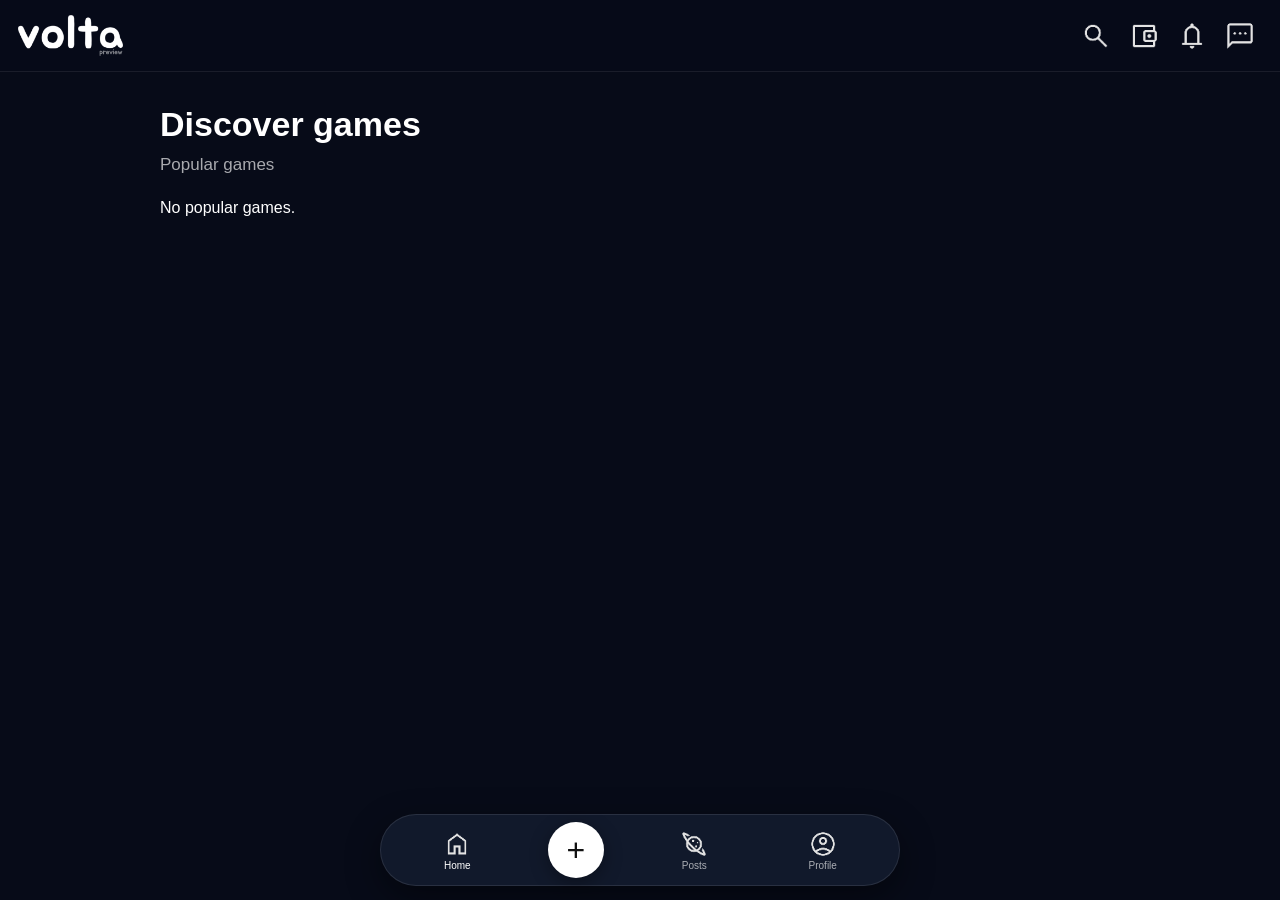
<file: index.html>
<!DOCTYPE html>
<html lang="en">
<head>
    <meta http-equiv="refresh" content="0; url=home.html">
    <meta charset="UTF-8">
    <meta name="viewport" content="width=device-width, initial-scale=1.0">
    <title>Volta</title>
    <link rel="stylesheet" href="./style.css">
</head>

<body>

    <main class="login-container">
        <img src="/images/voltalogo.png" alt="Volta" class="volta-logo">

        <h1>welcome</h1>

        <p class="description">
            play or create games on volta, draw NFT or assets.
        </p>

        <div class="buttons">
            <button
                type="button"
                class="create-button"
                onclick="openCreateUser()">
                Create user
            </button>

            <button
                type="button"
                class="login-button">
                Log in
            </button>
        </div>

        <p class="terms">
            if signing up
            <a href="#">Terms of Service</a>
            or
            <a href="privacy-policy.html">Privacy Policy</a>,
            on accept.
        </p>
    </main>


    <!-- Create User Modal -->
    <div
        id="createUserDialog"
        class="dialog-overlay"
        aria-hidden="true">

        <section
            class="create-user-dialog"
            role="dialog"
            aria-modal="true"
            aria-labelledby="createUserTitle">

            <button
                type="button"
                class="dialog-close"
                aria-label="Close"
                onclick="closeCreateUser()">
                ×
            </button>

            <h2 id="createUserTitle">
                Create with user
            </h2>

            <input
                id="usernameInput"
                type="text"
                class="username-input"
                placeholder="Write username"
                maxlength="30"
                autocomplete="username">

            <div id="createUserModal" class="modal hidden">
    <div class="modal-content">
        <button class="close-button" onclick="closeCreateUser()">×</button>
            
            <button
                type="button"
                class="dialog-done"
                onclick="window.location.href='gender.html'">
                Done
            </button>

        <script>
        function saveUser() {
    const username = document.getElementById("username").value.trim();

    if (!username) {
        alert("Please write a username!");
        return;
    }

    localStorage.setItem("voltaUsername", username);
    window.location.href = "home.html";
    }

        </section>
    </div>


    <script>
        const dialog = document.getElementById("createUserDialog");
        const usernameInput = document.getElementById("usernameInput");

        function openCreateUser() {
            dialog.classList.add("show");
            dialog.setAttribute("aria-hidden", "false");

            setTimeout(() => {
                usernameInput.focus();
            }, 100);
        }

        function closeCreateUser() {
            dialog.classList.remove("show");
            dialog.setAttribute("aria-hidden", "true");
        }

        function createUser() {
            const username = usernameInput.value.trim();

            if (!username) {
                usernameInput.focus();
                return;
            }

            alert("User created: " + username);
        }

        // Close when clicking outside the dialog
        dialog.addEventListener("click", function(event) {
            if (event.target === dialog) {
                closeCreateUser();
            }
        });

        // Close with Escape
        document.addEventListener("keydown", function(event) {
            if (event.key === "Escape" && dialog.classList.contains("show")) {
                closeCreateUser();
            }
        });
    </script>

</body>
</html>
</file>
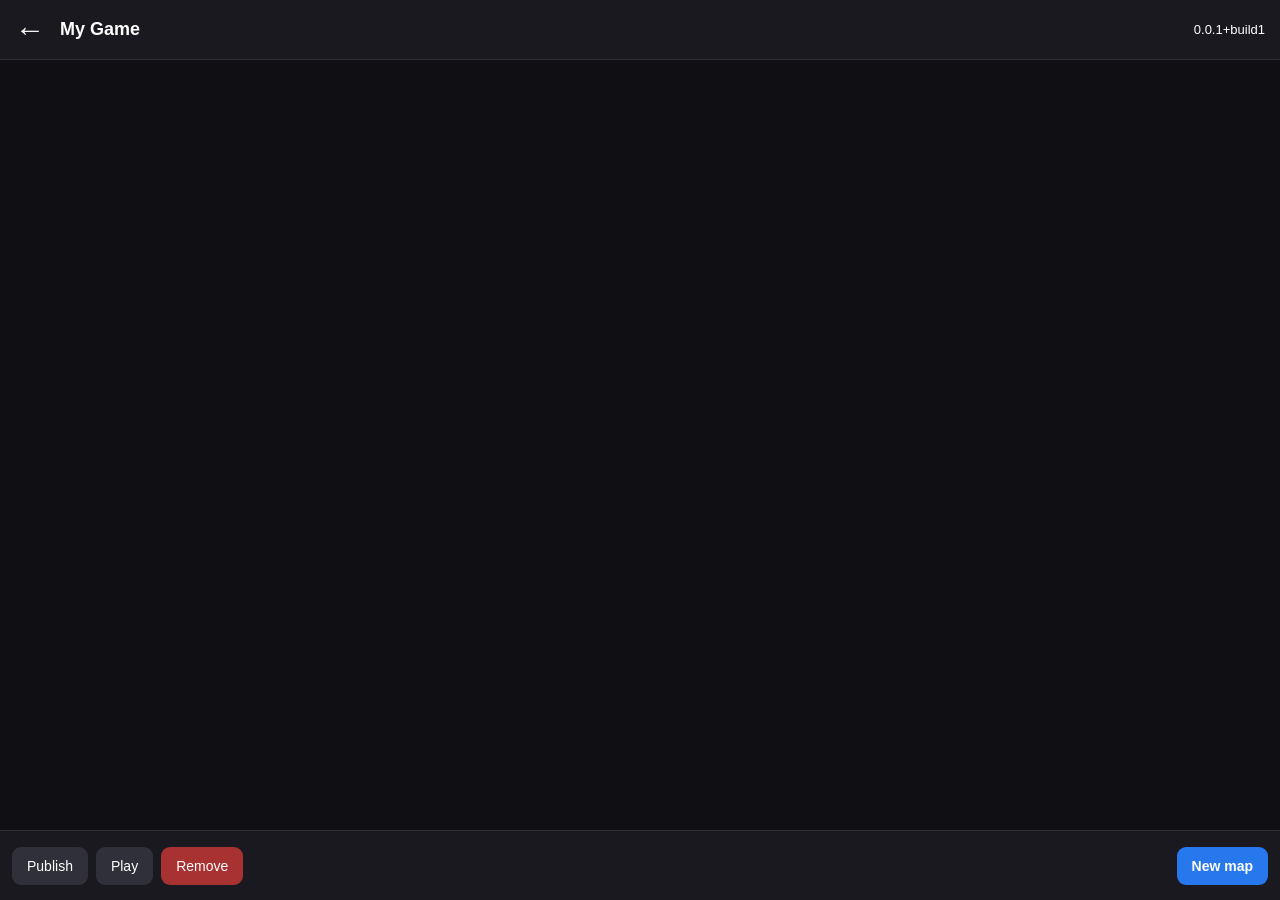
<file: game_editor.html>
<!DOCTYPE html>
<html lang="en">
<head>
    <meta charset="UTF-8">
    <meta name="viewport" content="width=device-width, initial-scale=1.0">
    <title>Volta Game Editor</title>
    <link rel="stylesheet" href="game_editor.css">
</head>
<body>

    <header class="editor-header">
        <button class="back-button" onclick="history.back()" aria-label="Back">
            &#8592;
        </button>

        <h2 id="gameTitle">My Game</h2>

        <span class="version">0.0.1+build1</span>
    </header>

    <main class="editor-workspace">
        <!-- Game editing workspace -->
    </main>

    <footer class="editor-toolbar">
        <div class="left-buttons">
            <button onclick="publishGame()">Publish</button>
            <button onclick="playGame()">Play</button>
            <button class="remove-button" onclick="removeGame()">Remove</button>
        </div>

        <button class="new-map-button" onclick="newMap()">New map</button>
    </footer>

    <!-- New Map Modal -->
<div id="newMapModal" class="new-map-overlay">
    <div class="new-map-window">

        <div class="new-map-header">
            <h2>New map</h2>
            <button class="close-map" onclick="closeNewMap()">×</button>
        </div>

        <div class="map-types">
            <button class="map-type active"
                    onclick="selectMapType('Platformer', this)">
                Platformer
            </button>

            <button class="map-type"
                    onclick="selectMapType('RPG', this)">
                RPG
            </button>
        </div>

        <form id="newMapForm" onsubmit="createNewMap(event)">

            <label for="mapName">Map name</label>
            <input
                type="text"
                id="mapName"
                placeholder="Write map name"
                required
            >

            <label>Map size</label>

            <div class="map-size">
                <div>
                    <small>Width</small>
                    <input type="number" id="mapWidth" value="32" min="1">
                    <span>px</span>
                </div>

                <div>
                    <small>Height</small>
                    <input type="number" id="mapHeight" value="32" min="1">
                    <span>px</span>
                </div>
            </div>

            <label for="mapBackground">Background color</label>

            <div class="background-color">
                <input
                    type="color"
                    id="mapBackground"
                    value="#87CEEB"
                >
                <span id="colorValue">#87CEEB</span>
            </div>

            <button type="submit" class="create-map-button">
                Create map
            </button>

        </form>
    </div>
</div>

Replace your old "newMap()" function with:

<script>
let selectedMapType = "Platformer";

function newMap() {
    document.getElementById("newMapModal").classList.add("visible");
}

function closeNewMap() {
    document.getElementById("newMapModal").classList.remove("visible");
}

function selectMapType(type, button) {
    selectedMapType = type;

    document.querySelectorAll(".map-type").forEach(item => {
        item.classList.remove("active");
    });

    button.classList.add("active");
}

const colorInput = document.getElementById("mapBackground");

colorInput.addEventListener("input", function() {
    document.getElementById("colorValue").textContent =
        this.value.toUpperCase();
});

function createNewMap(event) {
    event.preventDefault();

    const mapName = document.getElementById("mapName").value.trim();
    const width = Number(document.getElementById("mapWidth").value);
    const height = Number(document.getElementById("mapHeight").value);
    const background = document.getElementById("mapBackground").value;

    if (!mapName || width < 1 || height < 1 ||
        !Number.isInteger(width) || !Number.isInteger(height)) {
        alert("Please enter a valid map name and map size.");
        return;
    }

    const map = {
        name: mapName,
        type: selectedMapType,
        width: width,
        height: height,
        background: background
    };

    const maps = JSON.parse(
        localStorage.getItem("voltaMaps") || "[]"
    );

    maps.push(map);

    localStorage.setItem("voltaMaps", JSON.stringify(maps));
    localStorage.setItem("currentVoltaMap", JSON.stringify(map));

    closeNewMap();

    alert("Map created: " + mapName);
}
</script>

    <script>
        const gameName = localStorage.getItem("voltaGameName") || "My Game";
        document.getElementById("gameTitle").textContent = gameName;

        function publishGame() {
            alert("Publish game coming soon!");
        }

        function playGame() {
            alert("Play game coming soon!");
        }

        function removeGame() {
            if (confirm("Remove this game?")) {
                localStorage.removeItem("voltaGameName");
                window.location.href = "home.html";
            }
        }

        // function newMap() {
          //  alert("New map coming soon!");
       // }
    </script>

</body>
</html>
</file>
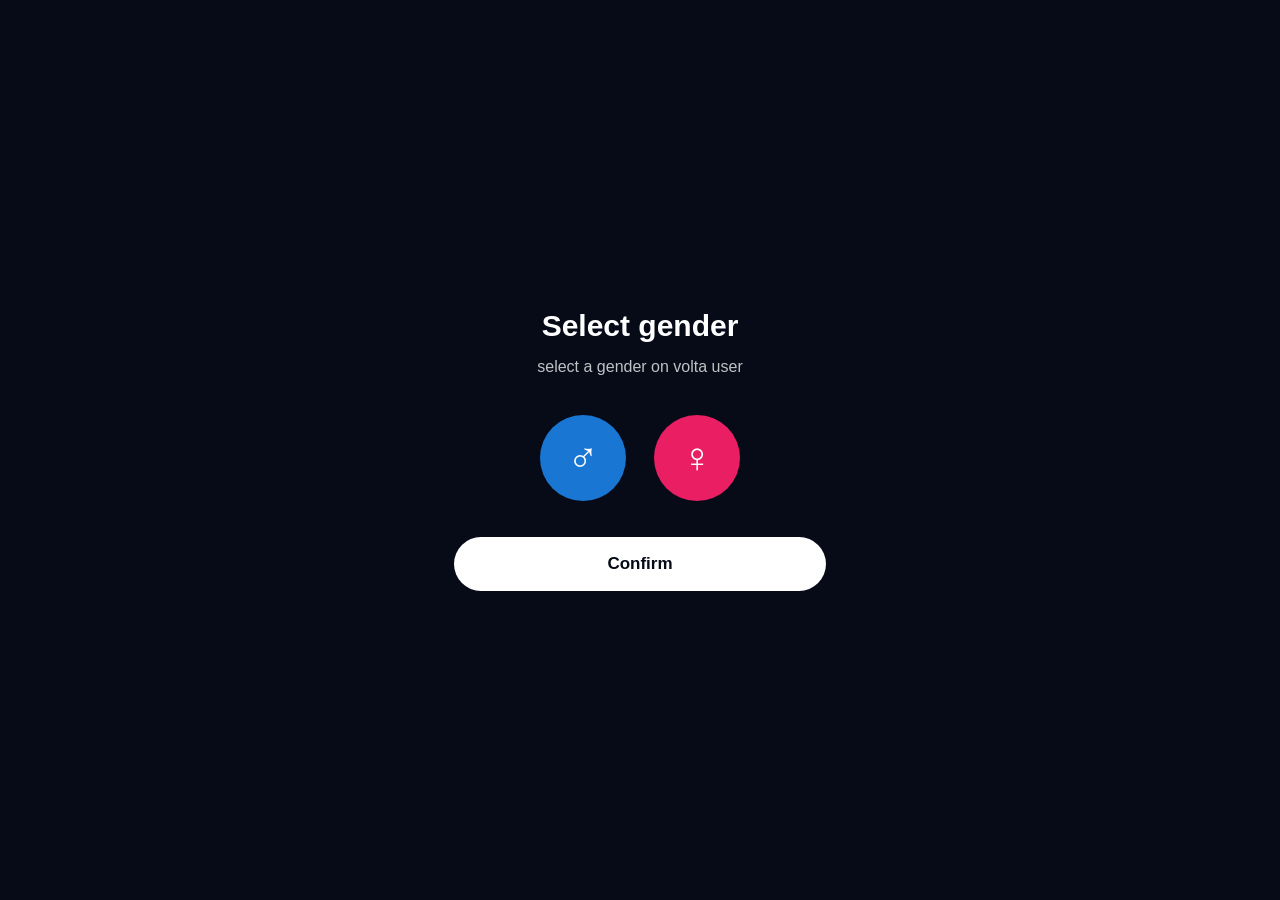
<file: gender.html>
<!DOCTYPE html>
<html lang="en">
<head>
    <meta charset="UTF-8">
    <meta name="viewport" content="width=device-width, initial-scale=1.0">
    <title>Select Gender - Volta</title>
    <link rel="stylesheet" href="gender.css">
</head>

<body>

    <main class="gender-container">

        <h1>Select gender</h1>

        <p class="description">
            select a gender on volta user
        </p>

        <div class="gender-options">

            <button
                type="button"
                class="gender-button male"
                onclick="selectGender('male')"
                aria-label="Male">
                <span class="gender-icon">♂</span>
            </button>

            <button
                type="button"
                class="gender-button female"
                onclick="selectGender('female')"
                aria-label="Female">
                <span class="gender-icon">♀</span>
            </button>

        </div>

        <button
            type="button"
            class="confirm-button"
            onclick="confirmGender()">
            Confirm
        </button>

    </main>

    <script>
        let selectedGender = null;

        function selectGender(gender) {
            selectedGender = gender;

            document.querySelectorAll(".gender-button").forEach(button => {
                button.classList.remove("selected");
            });

            document
                .querySelector("." + gender)
                .classList.add("selected");
        }

        function confirmGender() {
            if (!selectedGender) {
                return;
            }

            localStorage.setItem("voltaGender", selectedGender);

            // Continue to the next Volta page.
            window.location.href = "home.html";
        }
    </script>

</body>
</html>
</file>
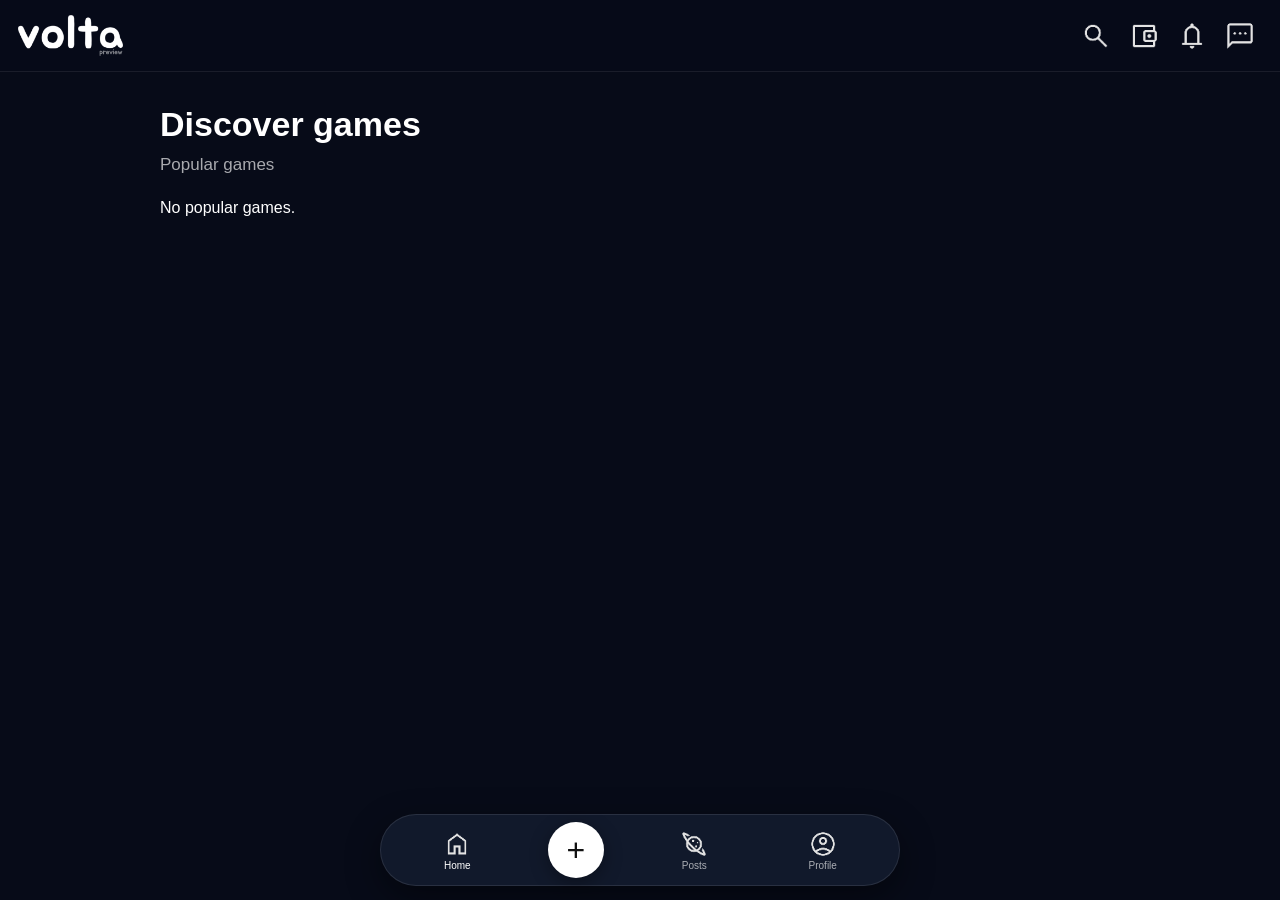
<file: home.html>
<!DOCTYPE html>
<html lang="en">
<head>
    <meta charset="UTF-8">
    <meta name="viewport" content="width=device-width, initial-scale=1.0">
    <title>Volta Home</title>
    <link rel="stylesheet" href="./home.css">
</head>

<body>

    <!-- Top bar -->
    <header class="top-bar">

        <img
            src="/images/voltalogo.png"
            alt="Volta"
            class="volta-logo">

        <div class="top-actions">

            <button class="top-icon" aria-label="Search">
                <img src="/images/search_40dp_E3E3E3_FILL0_wght400_GRAD0_opsz40.png"
                     alt="Search">
            </button>

            <button class="top-icon" aria-label="Wallet">
                <img src="/images/account_balance_wallet_40dp_E3E3E3_FILL0_wght400_GRAD0_opsz40.png"
                     alt="Wallet">
            </button>

            <button class="top-icon" aria-label="Notifications">
                <img src="/images/notifications_40dp_E3E3E3_FILL0_wght400_GRAD0_opsz40.png"
                     alt="Notifications">
            </button>

            <button class="top-icon" aria-label="Chat">
                <img src="/images/sms_40dp_E3E3E3_FILL0_wght400_GRAD0_opsz40.png"
                     alt="Chat">
            </button>

        </div>

    </header>


    <!-- Main content -->
    <main class="home-content">

        <section class="discover">

            <h1>Discover games</h1>

            <p class="section-description">
                Popular games
            </p>

            <div class="empty-games">
                
                <p>No popular games.</p>

            </div>
            
            </section>


    <!-- Bottom navigation -->
    <nav class="bottom-nav">

        <button class="nav-button active" aria-label="Home">
            <img
                src="/images/home_40dp_E3E3E3_FILL0_wght400_GRAD0_opsz40.png"
                alt="Home">
            <small>Home</small>
        </button>

        <button class="create-nav-button" aria-label="Create">
            +
        </button>

        <button class="nav-button" aria-label="Posts">
            <img
                src="/images/planet_40dp_E3E3E3_FILL0_wght400_GRAD0_opsz40.png"
                alt="Posts">
            <small>Posts</small>
        </button>

        <button class="nav-button" onclick="window.location.href='profile.html'">
            <img
                src="/images/account_circle_40dp_E3E3E3_FILL0_wght400_GRAD0_opsz40.png"
                alt="Profile">
            <small>Profile</small>
        </button>

    </nav>

        <!-- Create Menu Overlay -->
<div id="createOverlay" class="create-overlay">
    <section class="create-panel" role="dialog" aria-modal="true"
             aria-labelledby="createTitle">

        <button class="create-close" onclick="closeCreateMenu()"
                aria-label="Close">&times;</button>

        <h2 id="createTitle">Create</h2>

        <!-- Create Menu Tabs -->
        <div class="create-tabs">
            <button class="create-tab active"
                    onclick="showCreateSection('games', this)">
                Games
            </button>

            <button class="create-tab"
                    onclick="showCreateSection('post', this)">
                Post
            </button>
        </div>

        <!-- GAMES -->
        <div id="gamesSection" class="create-section">
        <input
        type="text"
        id="gameName"
        placeholder="Write game name"
        >

        <button type="button" onclick="createGame()">
        Create game
        </button>
        </div>

<script>
function createGame() {
    const gameName = document.getElementById("gameName").value.trim();

    if (gameName === "") {
        alert("Please write a game name!");
        return;
    }

    localStorage.setItem("voltaGameName", gameName);
    window.location.href = "game_editor.html";
}
</script>
}
</script>

        <!-- POST -->
        <form id="postSection" class="create-section hidden"
              onsubmit="publishPost(event)">

            <h3>Create a post</h3>

            <label for="postImage">Select an image</label>
            <input id="postImage" type="file"
                   accept="image/*" required>

            <label for="postTitle">Post title</label>
            <input id="postTitle" type="text"
                   placeholder="Write post title"
                   maxlength="100" required>

            <label for="postDescription">Description</label>
            <textarea id="postDescription"
                      placeholder="Write a description"
                      rows="4" maxlength="2000"
                      required></textarea>

            <button type="submit" class="create-submit">
                Publish post
            </button>
        </form>

        <p id="createMessage" class="create-message"
           role="status"></p>

    </section>
</div>

<script>
    const createOverlay = document.getElementById("createOverlay");

    // Open the Create menu
    document.querySelector(".create-nav-button").addEventListener("click", () => {
        createOverlay.classList.add("visible");
        document.body.classList.add("dialog-open");
    });

    // Close the Create menu
    function closeCreateMenu() {
        createOverlay.classList.remove("visible");
        document.body.classList.remove("dialog-open");
    }

    // Switch between Games, Assets, and Post
    function showCreateSection(section, button) {
        document.querySelectorAll(".create-section").forEach(form => {
            form.classList.add("hidden");
        });

        document.getElementById(section + "Section").classList.remove("hidden");

        document.querySelectorAll(".create-tab").forEach(tab => {
            tab.classList.remove("active");
        });

        button.classList.add("active");

        document.getElementById("createMessage").textContent = "";
    }

    // Demo: validate a game submission
    function publishGame(event) {
        event.preventDefault();

        const name = document.getElementById("gameName").value.trim();
        const template = document.getElementById("gameTemplate").value;

        if (!name || !template) return;

        showMessage(
            'Game "' + name + '" is ready to publish using the ' +
            template + ' template. A publishing backend is required to publish it.'
        );
    }

    // Demo: validate an asset submission
    function publishAsset(event) {
        event.preventDefault();

        const name = document.getElementById("assetName").value.trim();
        const type = document.getElementById("assetType").value;
        const image = document.getElementById("assetImage").files[0];

        if (!name || !type || !image) return;

        showMessage(
            type + ' asset "' + name +
            '" is selected. Connect a backend to save or publish it.'
        );
    }

    // Demo: validate a post submission
    function publishPost(event) {
        event.preventDefault();

        const title = document.getElementById("postTitle").value.trim();
        const description = document.getElementById("postDescription").value.trim();
        const image = document.getElementById("postImage").files[0];

        if (!title || !description || !image) return;

        showMessage(
            'Post "' + title +
            '" is ready. Connect a backend to publish it.'
        );
    }

    function showMessage(message) {
        document.getElementById("createMessage").textContent = message;
    }

    // Close when tapping outside the panel
    createOverlay.addEventListener("click", event => {
        if (event.target === createOverlay) {
            closeCreateMenu();
        }
    });

    // Close with Escape
    document.addEventListener("keydown", event => {
        if (event.key === "Escape") {
            closeCreateMenu();
        }
    });
            </script>
        
</body>
    </html>
</file>
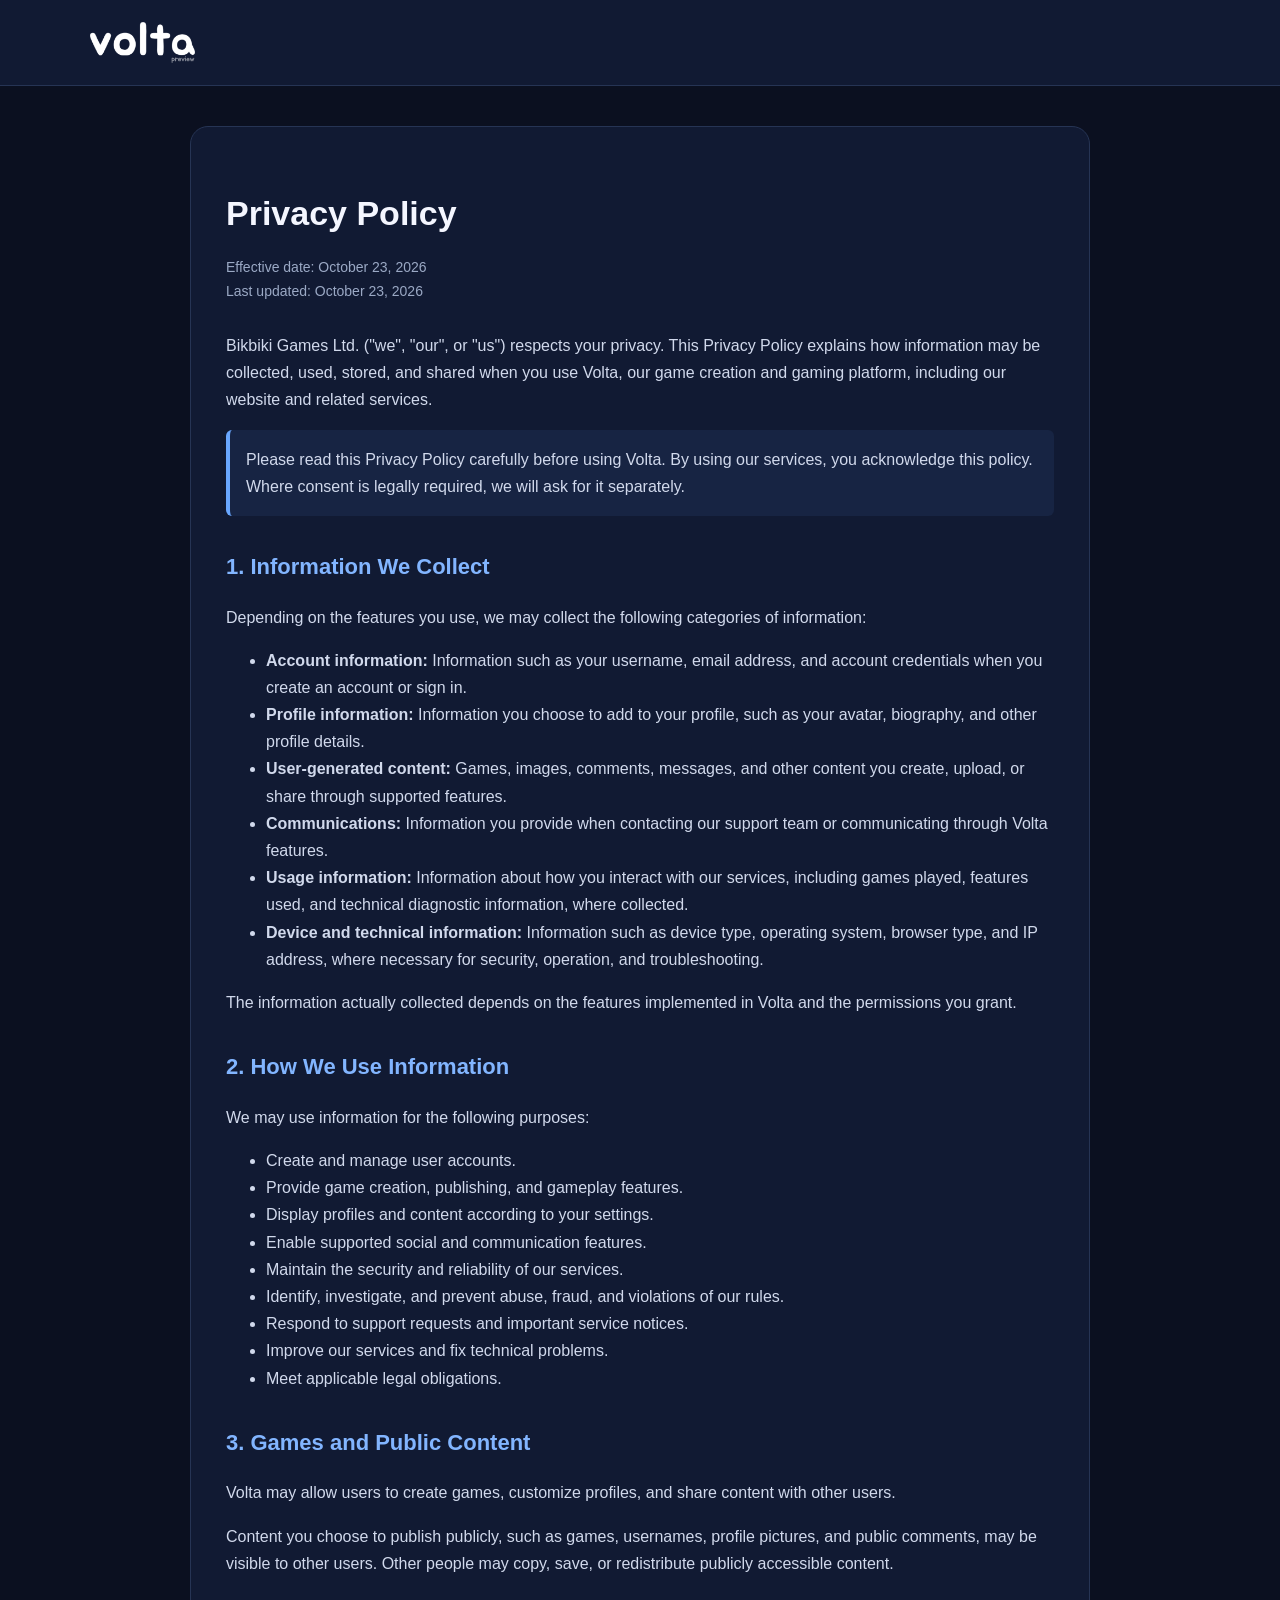
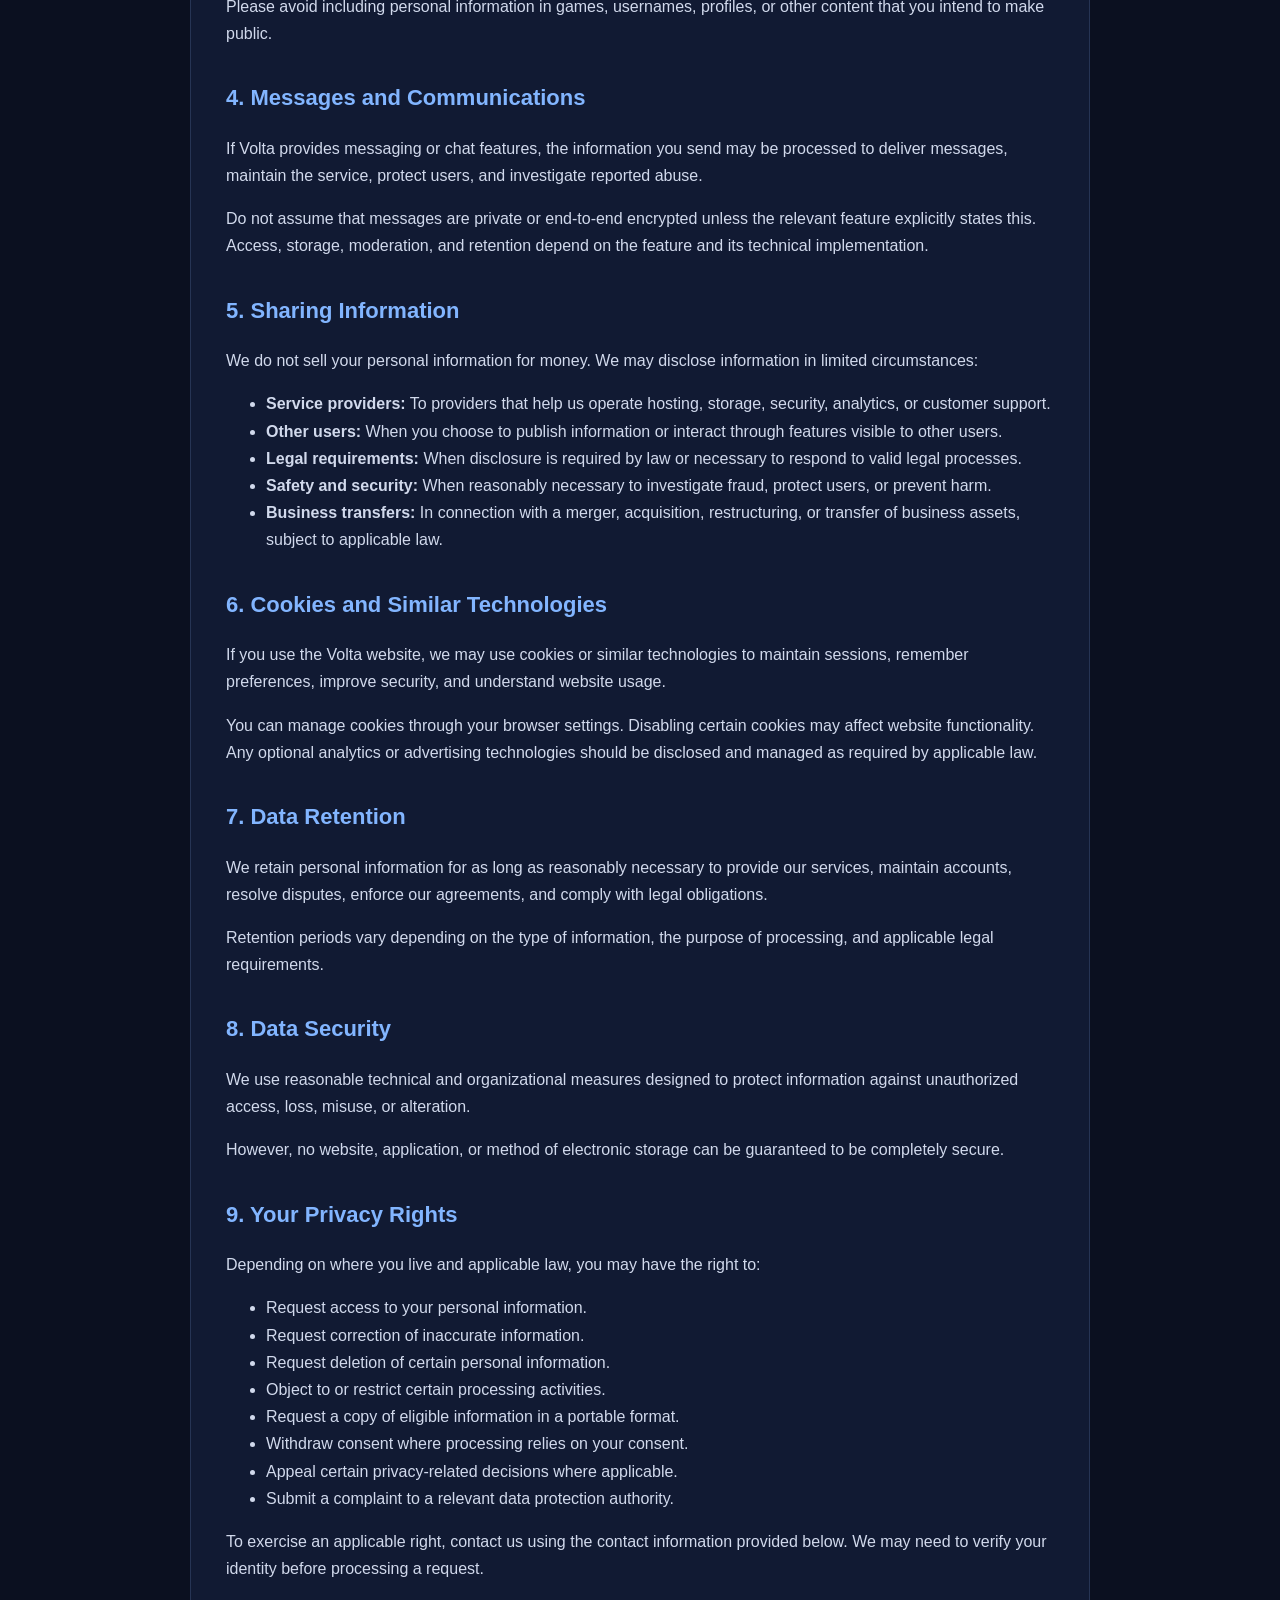
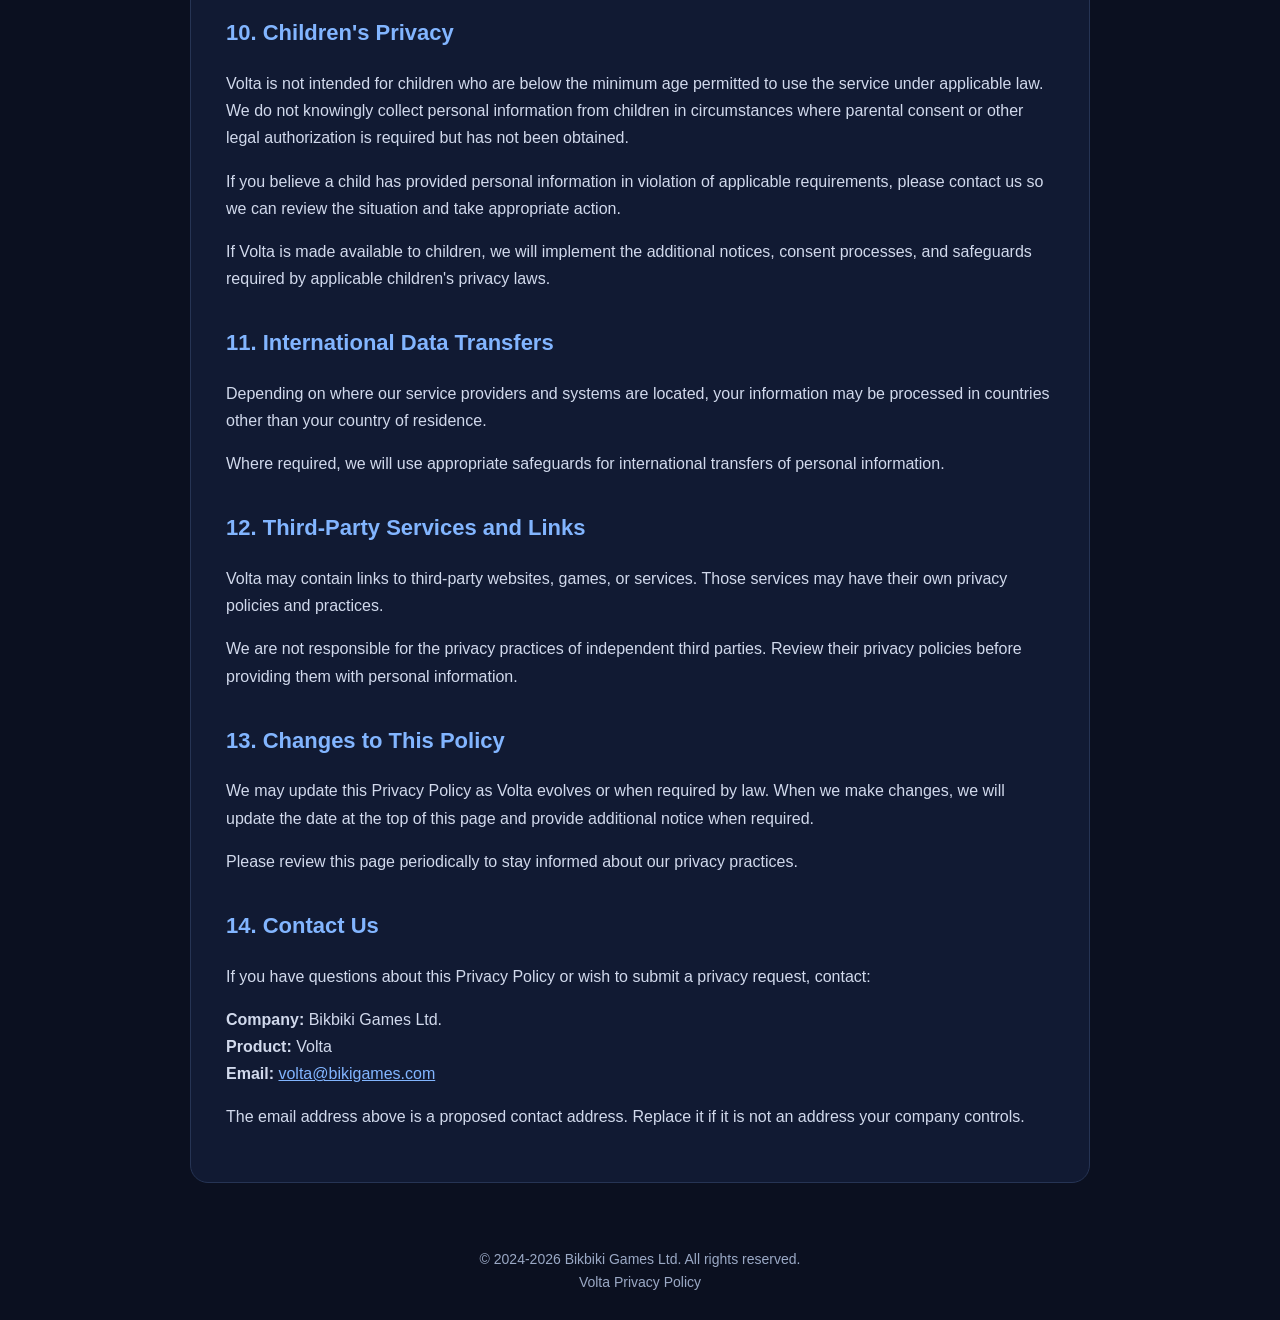
<file: privacy-policy.html>
<!DOCTYPE html>
<html lang="en">
<head>
    <meta charset="UTF-8">
    <meta name="viewport" content="width=device-width, initial-scale=1.0">

    <title>Privacy Policy - Volta</title>

    <meta name="description"
          content="Read the Privacy Policy for Volta, a game creation and gaming platform by Bikbiki Games Ltd.">

    <style>
        * {
            box-sizing: border-box;
        }

        body {
            margin: 0;
            font-family: Arial, Helvetica, sans-serif;
            background: #0b1020;
            color: #f4f6ff;
            line-height: 1.7;
        }

        header {
            padding: 22px 7%;
            background: #111a33;
            border-bottom: 1px solid #263454;
        }

        .volta-logo {
               display: block;

               width: 105px;
               height: auto;

               object-fit: contain;
        }

        .container {
            max-width: 900px;
            margin: 40px auto;
            padding: 35px;
            background: #111a33;
            border: 1px solid #263454;
            border-radius: 18px;
        }

        h1 {
            font-size: 34px;
            margin-bottom: 8px;
        }

        h2 {
            margin-top: 32px;
            color: #82b5ff;
            font-size: 22px;
        }

        p, li {
            color: #d1d9ec;
        }

        a {
            color: #82b5ff;
        }

        .updated {
            color: #9ba9c5;
            font-size: 14px;
            margin-bottom: 28px;
        }

        .notice {
            padding: 16px;
            border-left: 4px solid #69a7ff;
            background: #172443;
            border-radius: 6px;
        }

        footer {
            padding: 25px;
            text-align: center;
            color: #9ba9c5;
            font-size: 14px;
        }

        @media (max-width: 600px) {
            header {
                padding: 18px 5%;
            }

            .container {
                margin: 20px 12px;
                padding: 22px;
            }

            h1 {
                font-size: 28px;
            }

            h2 {
                font-size: 20px;
            }
        }
    </style>
</head>

<body>

<header>
    <a class="logo" href="index.html">
        <img
            src="/images/voltalogo.png"
            alt="Volta"
            class="volta-logo">

        <div class="top-actions">
    </a>
</header>

<main class="container">

    <h1>Privacy Policy</h1>

    <p class="updated">
        Effective date: October 23, 2026
        <br>
        Last updated: October 23, 2026
    </p>

    <p>
        Bikbiki Games Ltd. ("we", "our", or "us") respects your privacy.
        This Privacy Policy explains how information may be collected,
        used, stored, and shared when you use Volta, our game creation
        and gaming platform, including our website and related services.
    </p>

    <p class="notice">
        Please read this Privacy Policy carefully before using Volta.
        By using our services, you acknowledge this policy. Where
        consent is legally required, we will ask for it separately.
    </p>

    <h2>1. Information We Collect</h2>

    <p>Depending on the features you use, we may collect the following categories of information:</p>

    <ul>
        <li>
            <strong>Account information:</strong>
            Information such as your username, email address, and
            account credentials when you create an account or sign in.
        </li>
        <li>
            <strong>Profile information:</strong>
            Information you choose to add to your profile, such as
            your avatar, biography, and other profile details.
        </li>
        <li>
            <strong>User-generated content:</strong>
            Games, images, comments, messages, and other content you
            create, upload, or share through supported features.
        </li>
        <li>
            <strong>Communications:</strong>
            Information you provide when contacting our support team
            or communicating through Volta features.
        </li>
        <li>
            <strong>Usage information:</strong>
            Information about how you interact with our services,
            including games played, features used, and technical
            diagnostic information, where collected.
        </li>
        <li>
            <strong>Device and technical information:</strong>
            Information such as device type, operating system,
            browser type, and IP address, where necessary for security,
            operation, and troubleshooting.
        </li>
    </ul>

    <p>
        The information actually collected depends on the features
        implemented in Volta and the permissions you grant.
    </p>

    <h2>2. How We Use Information</h2>

    <p>We may use information for the following purposes:</p>

    <ul>
        <li>Create and manage user accounts.</li>
        <li>Provide game creation, publishing, and gameplay features.</li>
        <li>Display profiles and content according to your settings.</li>
        <li>Enable supported social and communication features.</li>
        <li>Maintain the security and reliability of our services.</li>
        <li>Identify, investigate, and prevent abuse, fraud, and violations of our rules.</li>
        <li>Respond to support requests and important service notices.</li>
        <li>Improve our services and fix technical problems.</li>
        <li>Meet applicable legal obligations.</li>
    </ul>

    <h2>3. Games and Public Content</h2>

    <p>
        Volta may allow users to create games, customize profiles,
        and share content with other users.
    </p>

    <p>
        Content you choose to publish publicly, such as games,
        usernames, profile pictures, and public comments, may be
        visible to other users. Other people may copy, save, or
        redistribute publicly accessible content.
    </p>

    <p>
        Please avoid including personal information in games,
        usernames, profiles, or other content that you intend
        to make public.
    </p>

    <h2>4. Messages and Communications</h2>

    <p>
        If Volta provides messaging or chat features, the information
        you send may be processed to deliver messages, maintain the
        service, protect users, and investigate reported abuse.
    </p>

    <p>
        Do not assume that messages are private or end-to-end encrypted
        unless the relevant feature explicitly states this. Access,
        storage, moderation, and retention depend on the feature and
        its technical implementation.
    </p>

    <h2>5. Sharing Information</h2>

    <p>
        We do not sell your personal information for money.
        We may disclose information in limited circumstances:
    </p>

    <ul>
        <li>
            <strong>Service providers:</strong>
            To providers that help us operate hosting, storage,
            security, analytics, or customer support.
        </li>
        <li>
            <strong>Other users:</strong>
            When you choose to publish information or interact
            through features visible to other users.
        </li>
        <li>
            <strong>Legal requirements:</strong>
            When disclosure is required by law or necessary to
            respond to valid legal processes.
        </li>
        <li>
            <strong>Safety and security:</strong>
            When reasonably necessary to investigate fraud,
            protect users, or prevent harm.
        </li>
        <li>
            <strong>Business transfers:</strong>
            In connection with a merger, acquisition, restructuring,
            or transfer of business assets, subject to applicable law.
        </li>
    </ul>

    <h2>6. Cookies and Similar Technologies</h2>

    <p>
        If you use the Volta website, we may use cookies or similar
        technologies to maintain sessions, remember preferences,
        improve security, and understand website usage.
    </p>

    <p>
        You can manage cookies through your browser settings.
        Disabling certain cookies may affect website functionality.
        Any optional analytics or advertising technologies should
        be disclosed and managed as required by applicable law.
    </p>

    <h2>7. Data Retention</h2>

    <p>
        We retain personal information for as long as reasonably
        necessary to provide our services, maintain accounts,
        resolve disputes, enforce our agreements, and comply with
        legal obligations.
    </p>

    <p>
        Retention periods vary depending on the type of information,
        the purpose of processing, and applicable legal requirements.
    </p>

    <h2>8. Data Security</h2>

    <p>
        We use reasonable technical and organizational measures
        designed to protect information against unauthorized access,
        loss, misuse, or alteration.
    </p>

    <p>
        However, no website, application, or method of electronic
        storage can be guaranteed to be completely secure.
    </p>

    <h2>9. Your Privacy Rights</h2>

    <p>
        Depending on where you live and applicable law, you may have
        the right to:
    </p>

    <ul>
        <li>Request access to your personal information.</li>
        <li>Request correction of inaccurate information.</li>
        <li>Request deletion of certain personal information.</li>
        <li>Object to or restrict certain processing activities.</li>
        <li>Request a copy of eligible information in a portable format.</li>
        <li>Withdraw consent where processing relies on your consent.</li>
        <li>Appeal certain privacy-related decisions where applicable.</li>
        <li>Submit a complaint to a relevant data protection authority.</li>
    </ul>

    <p>
        To exercise an applicable right, contact us using the
        contact information provided below. We may need to verify
        your identity before processing a request.
    </p>

    <h2>10. Children's Privacy</h2>

    <p>
        Volta is not intended for children who are below the minimum
        age permitted to use the service under applicable law.
        We do not knowingly collect personal information from
        children in circumstances where parental consent or other
        legal authorization is required but has not been obtained.
    </p>

    <p>
        If you believe a child has provided personal information
        in violation of applicable requirements, please contact us
        so we can review the situation and take appropriate action.
    </p>

    <p>
        If Volta is made available to children, we will implement
        the additional notices, consent processes, and safeguards
        required by applicable children's privacy laws.
    </p>

    <h2>11. International Data Transfers</h2>

    <p>
        Depending on where our service providers and systems are
        located, your information may be processed in countries
        other than your country of residence.
    </p>

    <p>
        Where required, we will use appropriate safeguards for
        international transfers of personal information.
    </p>

    <h2>12. Third-Party Services and Links</h2>

    <p>
        Volta may contain links to third-party websites, games,
        or services. Those services may have their own privacy
        policies and practices.
    </p>

    <p>
        We are not responsible for the privacy practices of
        independent third parties. Review their privacy policies
        before providing them with personal information.
    </p>

    <h2>13. Changes to This Policy</h2>

    <p>
        We may update this Privacy Policy as Volta evolves or
        when required by law. When we make changes, we will update
        the date at the top of this page and provide additional
        notice when required.
    </p>

    <p>
        Please review this page periodically to stay informed
        about our privacy practices.
    </p>

    <h2>14. Contact Us</h2>

    <p>
        If you have questions about this Privacy Policy or wish
        to submit a privacy request, contact:
    </p>

    <p>
        <strong>Company:</strong> Bikbiki Games Ltd.<br>
        <strong>Product:</strong> Volta<br>
        <strong>Email:</strong>
        <a href="mailto:volta@bikigames.com">
            volta@bikigames.com
        </a>
    </p>

    <p>
        The email address above is a proposed contact address.
        Replace it if it is not an address your company controls.
    </p>

</main>

<footer>
    &copy; 2024-2026 Bikbiki Games Ltd. All rights reserved.
    <br>
    Volta Privacy Policy
</footer>

</body>
</html>
</file>
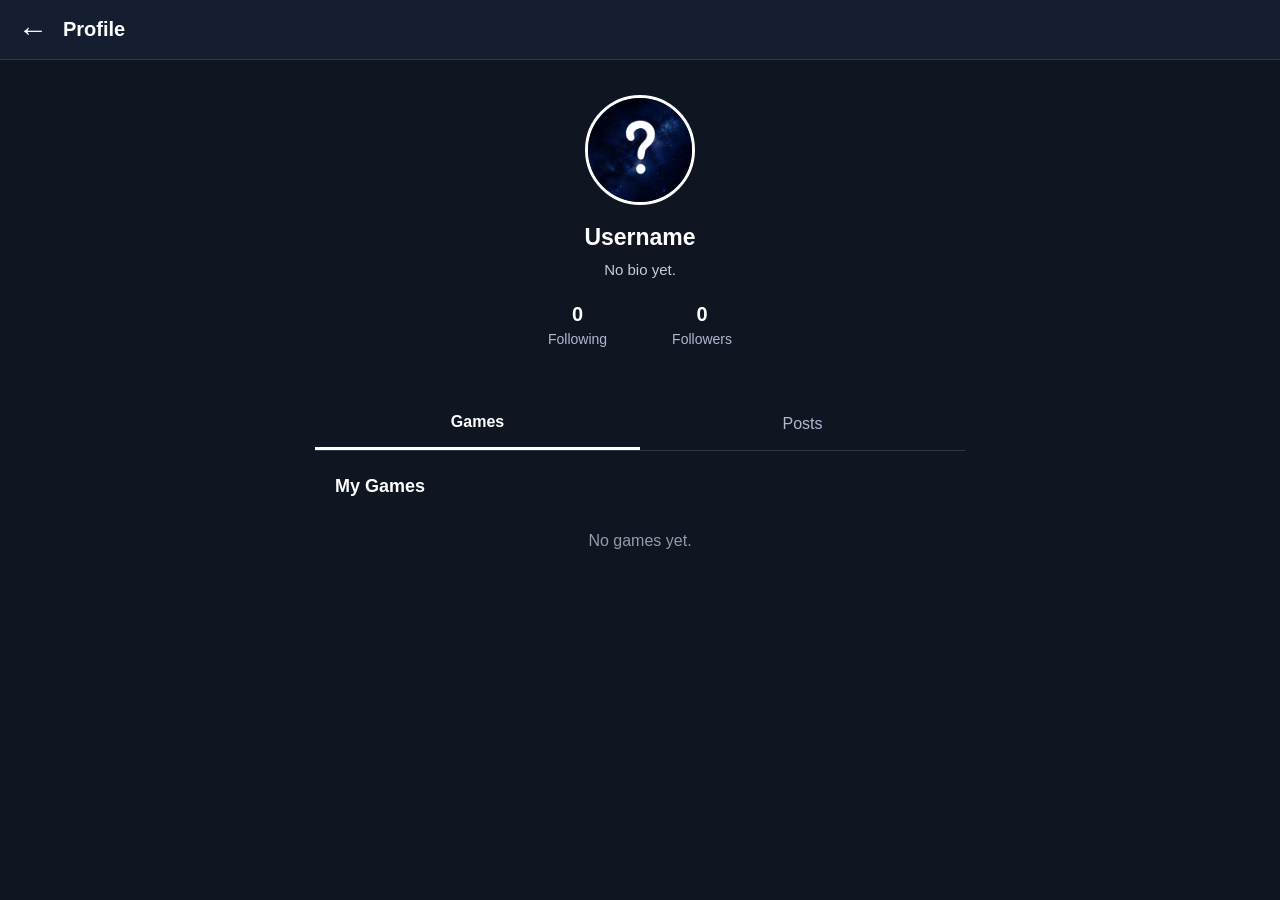
<file: profile.html>
<!DOCTYPE html>
<html lang="en">
<head>
    <meta charset="UTF-8">
    <meta name="viewport" content="width=device-width, initial-scale=1.0">
    <title>Volta Profile</title>
    <link rel="stylesheet" href="./profile.css">
</head>
<body>

    <header class="profile-header">
        <button onclick="history.back()" class="back-button">←</button>
        <h2>Profile</h2>
    </header>

    <main class="profile-container">

        <section class="profile-info">
            <img
                src="images/noprofilepic.png"
                alt="Profile picture"
                class="profile-picture"
            >

            <h2 id="username">Username</h2>

            <p id="bio">No bio yet.</p>

            <div class="profile-stats">
                <div>
                    <strong id="followingCount">0</strong>
                    <span>Following</span>
                </div>

                <div>
                    <strong id="followersCount">0</strong>
                    <span>Followers</span>
                </div>
            </div>
        </section>

        <section class="profile-content">

            <div class="profile-tabs">
                <button class="tab active" onclick="showTab('games', this)">
                    Games
                </button>

                <button class="tab" onclick="showTab('posts', this)">
                    Posts
                </button>
            </div>

            <div id="gamesTab" class="tab-content">
                <h3>My Games</h3>
                <p class="empty-message">No games yet.</p>
            </div>

            <div id="postsTab" class="tab-content hidden">
                <h3>My Posts</h3>
                <p class="empty-message">No posts yet.</p>
            </div>

        </section>

    </main>

    <script>
        // Load profile information
        const username = localStorage.getItem("voltaUsername") || "Username";
        const bio = localStorage.getItem("voltaBio") || "No bio yet.";

        document.getElementById("username").textContent = username;
        document.getElementById("bio").textContent = bio;

        function showTab(tab, button) {
            document.getElementById("gamesTab").classList.add("hidden");
            document.getElementById("postsTab").classList.add("hidden");

            document.getElementById(tab + "Tab").classList.remove("hidden");

            document.querySelectorAll(".tab").forEach(item => {
                item.classList.remove("active");
            });

            button.classList.add("active");
        }
    </script>

</body>
</html>
</file>
<file: style.css>
* {
    box-sizing: border-box;
    margin: 0;
    padding: 0;
}

html,
body {
    width: 100%;
    min-height: 100%;
}

body {
    min-height: 100vh;

    font-family: Arial, Helvetica, sans-serif;
    color: white;

    background-image: url("/images/starryvolta.png");
    background-size: cover;
    background-position: center;
    background-repeat: no-repeat;

    display: flex;
    align-items: center;
    justify-content: center;
}


/* Main login screen */

.login-container {
    width: min(90%, 430px);
    padding: 32px 24px;
    text-align: center;
}

.volta-logo {
    width: 180px;
    max-width: 70%;
    height: auto;
    margin-bottom: 28px;
}

h1 {
    font-size: 30px;
    font-weight: 700;
    line-height: 1.2;
    margin-bottom: 12px;
}

.description {
    font-size: 16px;
    line-height: 1.5;
    opacity: 0.9;
    margin-bottom: 32px;
}


/* Main buttons */

.buttons {
    display: flex;
    flex-direction: column;
    gap: 14px;
    width: 100%;
}

.buttons button {
    width: 100%;
    min-height: 52px;
    border-radius: 28px;
    font-size: 16px;
    font-weight: 600;
    cursor: pointer;
}

.create-button {
    border: none;
    background: white;
    color: #183b9c;
}

.login-button {
    background: transparent;
    color: white;
    border: 2px solid white;
}


/* Terms */

.terms {
    margin-top: 24px;
    font-size: 12px;
    line-height: 1.6;
    opacity: 0.75;
}

.terms a {
    color: white;
    text-decoration: underline;
}


/* ==================================================
   CREATE USER DIALOG
   ================================================== */


/* Full-screen modal background */

.dialog-overlay {
    position: fixed !important;
    inset: 0 !important;

    width: 100vw !important;
    height: 100vh !important;

    display: flex !important;
    align-items: center !important;
    justify-content: center !important;

    padding: 20px;

    background: rgba(0, 0, 0, 0.60);

    opacity: 0;
    visibility: hidden;
    pointer-events: none;

    transition:
        opacity 0.2s ease,
        visibility 0.2s ease;

    z-index: 9999 !important;
}


/* Visible modal */

.dialog-overlay.show {
    opacity: 1;
    visibility: visible;
    pointer-events: auto;
}


/* Dialog card */

.create-user-dialog {
    position: relative;

    width: min(90vw, 390px) !important;
    max-width: 390px;

    padding: 58px 24px 26px;

    border-radius: 28px;

    background: #102653;

    box-shadow:
        0 20px 60px rgba(0, 0, 0, 0.5);

    text-align: center;

    transform: scale(0.94);
    transition: transform 0.2s ease;
}

.dialog-overlay.show .create-user-dialog {
    transform: scale(1);
}


/* Small red round X */

.dialog-close {
    position: absolute !important;

    top: 14px !important;
    left: 50% !important;

    transform: translateX(-50%) !important;

    width: 38px !important;
    min-width: 38px !important;
    max-width: 38px !important;

    height: 38px !important;
    min-height: 38px !important;

    padding: 0 !important;
    margin: 0 !important;

    border: none !important;
    border-radius: 50% !important;

    background: #e53935 !important;
    color: white !important;

    font-size: 25px !important;
    font-weight: bold !important;
    line-height: 38px !important;

    display: flex !important;
    align-items: center !important;
    justify-content: center !important;

    cursor: pointer;
}

.dialog-close:hover {
    background: #f04440 !important;
}


/* Dialog title */

.create-user-dialog h2 {
    margin: 0 0 22px;

    color: white;

    font-size: 25px;
    font-weight: 700;
}


/* Username input */

.username-input {
    display: block;

    width: 100% !important;
    height: 52px !important;

    padding: 0 18px !important;
    margin: 0 !important;

    border: 2px solid rgba(255, 255, 255, 0.35) !important;
    border-radius: 26px !important;

    outline: none;

    background: rgba(255, 255, 255, 0.10) !important;
    color: white !important;

    font-family: inherit;
    font-size: 16px;
}

.username-input::placeholder {
    color: rgba(255, 255, 255, 0.65);
}

.username-input:focus {
    border-color: white !important;
}


/* Done button */

.dialog-done {
    display: block;

    width: 100% !important;
    height: 52px !important;
    min-height: 52px !important;

    margin: 18px 0 0 !important;
    padding: 0 !important;

    border: none !important;
    border-radius: 26px !important;

    background: white !important;
    color: #183b9c !important;

    font-family: inherit;
    font-size: 16px !important;
    font-weight: 700 !important;

    cursor: pointer;
}

.dialog-done:active {
    transform: scale(0.98);
}


/* Mobile */

@media (max-width: 480px) {
    .login-container {
        padding: 24px 20px;
    }

    .volta-logo {
        width: 150px;
    }

    h1 {
        font-size: 28px;
    }

    .create-user-dialog {
        width: calc(100vw - 40px) !important;
        padding-left: 20px;
        padding-right: 20px;
    }
}

.hidden {
    display: none !important;
}

.modal {
    position: fixed;
    inset: 0;
    background: rgba(0, 0, 0, 0.7);
    display: flex;
    justify-content: center;
    align-items: center;
    z-index: 1000;
}

.modal-content {
    background: #111a30;
    padding: 25px;
    border-radius: 20px;
    width: 85%;
    color: white;
    text-align: center;
}
</file>
<file: game_editor.css>
* {
    box-sizing: border-box;
    margin: 0;
    padding: 0;
}

body {
    background: #101014;
    color: white;
    font-family: Arial, Helvetica, sans-serif;
    min-height: 100vh;
}

.editor-header {
    height: 60px;
    display: flex;
    align-items: center;
    padding: 0 15px;
    gap: 15px;
    background: #19191f;
    border-bottom: 1px solid #303039;
}

.back-button {
    background: none;
    border: none;
    color: white;
    font-size: 30px;
    cursor: pointer;
}

.editor-header h2 {
    font-size: 18px;
    font-weight: 600;
    flex: 1;
    overflow: hidden;
    white-space: nowrap;
    text-overflow: ellipsis;
}

.version {
    color: white;
    font-size: 13px;
}

.editor-workspace {
    min-height: calc(100vh - 130px);
    background: #101014;
}

.editor-toolbar {
    position: fixed;
    bottom: 0;
    left: 0;
    width: 100%;
    min-height: 70px;
    padding: 12px;
    display: flex;
    justify-content: space-between;
    align-items: center;
    gap: 10px;
    background: #19191f;
    border-top: 1px solid #303039;
}

.left-buttons {
    display: flex;
    gap: 8px;
}

.editor-toolbar button {
    padding: 11px 15px;
    border: none;
    border-radius: 9px;
    background: #30303a;
    color: white;
    font-size: 14px;
    cursor: pointer;
}

.editor-toolbar .remove-button {
    background: #a83232;
}

.editor-toolbar .new-map-button {
    background: #2878ed;
    font-weight: bold;
}

.editor-toolbar button:active {
    opacity: 0.7;
}

.new-map-overlay {
    position: fixed;
    inset: 0;
    z-index: 2000;
    display: none;
    justify-content: center;
    align-items: center;
    padding: 15px;
    background: rgba(0, 0, 0, 0.75);
}

.new-map-overlay.visible {
    display: flex;
}

.new-map-window {
    width: 100%;
    max-width: 440px;
    max-height: 90vh;
    overflow-y: auto;
    padding: 22px;
    border-radius: 20px;
    background: #19243b;
    color: white;
    font-family: Arial, Helvetica, sans-serif;
}

.new-map-header {
    display: flex;
    justify-content: space-between;
    align-items: center;
    margin-bottom: 22px;
}

.new-map-header h2 {
    font-size: 23px;
}

.close-map {
    width: 35px;
    height: 35px;
    border: none;
    border-radius: 50%;
    background: #303d55;
    color: white;
    font-size: 25px;
    cursor: pointer;
}

.map-types {
    display: flex;
    gap: 10px;
    margin-bottom: 22px;
}

.map-type {
    flex: 1;
    padding: 13px 8px;
    border: 1px solid #68758e;
    border-radius: 12px;
    background: transparent;
    color: white;
    font-size: 15px;
    cursor: pointer;
}

.map-type.active {
    background: white;
    color: #244b99;
    border-color: white;
    font-weight: bold;
}

#newMapForm label {
    display: block;
    margin: 17px 0 9px;
    font-size: 15px;
    font-weight: bold;
}

#mapName {
    width: 100%;
    padding: 14px;
    border: 1px solid #53617a;
    border-radius: 10px;
    outline: none;
    background: #101827;
    color: white;
    font-size: 16px;
}

.map-size {
    display: flex;
    gap: 12px;
}

.map-size div {
    flex: 1;
    display: flex;
    align-items: center;
    gap: 6px;
    padding: 9px;
    border-radius: 10px;
    background: #101827;
}

.map-size small {
    color: #b8c4d8;
}

.map-size input {
    width: 55px;
    min-width: 0;
    padding: 7px;
    border: 1px solid #53617a;
    border-radius: 7px;
    background: #19243b;
    color: white;
    font-size: 15px;
}

.map-size span {
    font-size: 13px;
    color: #b8c4d8;
}

.background-color {
    display: flex;
    align-items: center;
    gap: 12px;
    padding: 10px;
    border-radius: 10px;
    background: #101827;
}

#mapBackground {
    width: 45px;
    height: 38px;
    border: none;
    background: none;
    cursor: pointer;
}

#colorValue {
    font-size: 15px;
}

.create-map-button {
    width: 100%;
    margin-top: 25px;
    padding: 15px;
    border: none;
    border-radius: 30px;
    background: white;
    color: #244b99;
    font-size: 17px;
    font-weight: bold;
    cursor: pointer;
    }
</file>
<file: gender.css>
* {
    box-sizing: border-box;
    margin: 0;
    padding: 0;
}

html,
body {
    width: 100%;
    min-height: 100%;
}

body {
    min-height: 100vh;

    background: #070b18;
    color: white;

    font-family: Arial, Helvetica, sans-serif;

    display: flex;
    align-items: center;
    justify-content: center;
}


/* Main container */

.gender-container {
    width: min(90%, 420px);
    padding: 32px 24px;

    text-align: center;
}


/* Title */

.gender-container h1 {
    font-size: 30px;
    font-weight: 700;

    margin-bottom: 12px;
}


/* Description */

.description {
    color: rgba(255, 255, 255, 0.75);

    font-size: 16px;
    line-height: 1.5;

    margin-bottom: 36px;
}


/* Gender buttons */

.gender-options {
    display: flex;
    justify-content: center;
    align-items: center;

    gap: 28px;

    margin-bottom: 36px;
}

.gender-button {
    width: 86px;
    height: 86px;

    border: 3px solid transparent;
    border-radius: 50%;

    display: flex;
    align-items: center;
    justify-content: center;

    cursor: pointer;

    transition:
        transform 0.15s ease,
        border-color 0.15s ease;
}

.gender-button:hover {
    transform: scale(1.06);
}

.gender-button:active {
    transform: scale(0.96);
}


/* Male */

.gender-button.male {
    background: #1976d2;
    color: white;
}


/* Female */

.gender-button.female {
    background: #e91e63;
    color: white;
}


/* Selected gender */

.gender-button.selected {
    border-color: white;

    box-shadow:
        0 0 0 4px rgba(255, 255, 255, 0.15);
}


/* Gender icon */

.gender-icon {
    font-size: 42px;
    font-weight: bold;

    line-height: 1;
}


/* Confirm */

.confirm-button {
    width: 100%;
    height: 54px;

    border: none;
    border-radius: 28px;

    background: white;
    color: #070b18;

    font-family: inherit;

    font-size: 17px;
    font-weight: 700;

    cursor: pointer;

    transition:
        transform 0.15s ease,
        opacity 0.15s ease;
}

.confirm-button:hover {
    opacity: 0.9;
}

.confirm-button:active {
    transform: scale(0.98);
}


/* Small screens */

@media (max-width: 480px) {
    .gender-container {
        padding: 24px 20px;
    }

    .gender-container h1 {
        font-size: 27px;
    }

    .gender-button {
        width: 78px;
        height: 78px;
    }

    .gender-icon {
        font-size: 38px;
    }
      }
</file>
<file: home.css>
/* ================================
   Volta Home
   ================================ */

* {
    box-sizing: border-box;
    margin: 0;
    padding: 0;
}

html,
body {
    width: 100%;
    min-height: 100%;
}

body {
    min-height: 100vh;

    background: #070b18;
    color: #ffffff;

    font-family: Arial, Helvetica, sans-serif;

    padding-bottom: 100px;
}

/* ================================
   TOP BAR
   ================================ */

.top-bar {
    width: 100%;
    min-height: 72px;

    padding: 12px 18px;

    display: flex;
    align-items: center;
    justify-content: space-between;

    background: rgba(7, 11, 24, 0.96);

    position: sticky;
    top: 0;
    z-index: 100;

    border-bottom: 1px solid rgba(255, 255, 255, 0.08);
}

.volta-logo {
    display: block;

    width: 105px;
    height: auto;

    object-fit: contain;
}


/* ================================
   TOP ICONS
   ================================ */

.top-actions {
    display: flex;
    align-items: center;

    gap: 4px;
}

.top-icon {
    width: 44px;
    height: 44px;

    padding: 0;

    border: none;
    border-radius: 50%;

    background: transparent;

    display: flex;
    align-items: center;
    justify-content: center;

    cursor: pointer;
}

.top-icon img {
    display: block;

    width: 30px;
    height: 30px;

    object-fit: contain;
}

.top-icon:hover {
    background: rgba(255, 255, 255, 0.10);
}


/* ================================
   MAIN CONTENT
   ================================ */

.home-content {
    width: 100%;
    max-width: 1000px;

    margin: 0 auto;

    padding: 32px 20px 40px;
}

.discover h1 {
    color: #ffffff;

    font-family: Arial, Helvetica, sans-serif;

    font-size: 34px;
    font-weight: 700;
    line-height: 1.2;

    margin-bottom: 8px;
}

.section-description {
    color: rgba(255, 255, 255, 0.65);

    font-size: 17px;
    line-height: 1.4;

    margin-bottom: 22px;
}


/* ================================
   GAME GRID
   ================================ */

.game-grid {
    width: 100%;

    display: grid;

    grid-template-columns:
        repeat(auto-fit, minmax(180px, 1fr));

    gap: 16px;
}

.game-card {
    width: 100%;

    padding: 0;

    border: 1px solid rgba(255, 255, 255, 0.10);
    border-radius: 18px;

    overflow: hidden;

    background: #121a2d;
    color: #ffffff;

    font-family: Arial, Helvetica, sans-serif;

    text-align: left;

    cursor: pointer;

    appearance: none;
    -webkit-appearance: none;

    transition:
        transform 0.15s ease,
        background 0.15s ease;
}

.game-card:hover {
    background: #18233b;
    transform: translateY(-3px);
}

.game-image {
    width: 100%;

    aspect-ratio: 16 / 10;

    background: #202c48;

    display: flex;
    align-items: center;
    justify-content: center;

    font-size: 42px;
}

.game-card h2 {
    color: #ffffff;

    font-family: Arial, Helvetica, sans-serif;

    font-size: 17px;
    font-weight: 700;

    padding: 13px 14px 4px;
}

.game-card p {
    color: rgba(255, 255, 255, 0.60);

    font-size: 13px;

    padding: 0 14px 15px;
}


/* ================================
   BOTTOM NAVIGATION
   ================================ */

.bottom-nav {
    position: fixed;

    left: 50%;
    bottom: 14px;

    transform: translateX(-50%);

    width: calc(100% - 28px);
    max-width: 520px;

    height: 72px;

    padding: 7px 12px;

    border: 1px solid rgba(255, 255, 255, 0.10);
    border-radius: 36px;

    background: rgba(18, 26, 45, 0.97);

    box-shadow:
        0 12px 35px rgba(0, 0, 0, 0.45);

    display: flex;
    align-items: center;
    justify-content: space-around;

    z-index: 200;
}


/* Normal nav buttons */

.nav-button {
    width: 76px;
    height: 58px;

    padding: 0;

    border: none;

    background: transparent;
    color: rgba(255, 255, 255, 0.65);

    font-family: Arial, Helvetica, sans-serif;

    display: flex;
    flex-direction: column;
    align-items: center;
    justify-content: center;

    gap: 3px;

    cursor: pointer;

    appearance: none;
    -webkit-appearance: none;
}

.nav-button img {
    display: block;

    width: 28px;
    height: 28px;

    object-fit: contain;
}

.nav-button small {
    color: inherit;

    font-family: Arial, Helvetica, sans-serif;

    font-size: 10px;
    line-height: 1;
}

.nav-button.active {
    color: #ffffff;
}


/* ================================
   CREATE BUTTON
   ================================ */

.create-nav-button {
    width: 56px;
    height: 56px;

    padding: 0;

    border: none;
    border-radius: 50%;

    background: #ffffff;
    color: #111111;

    font-family: Arial, Helvetica, sans-serif;

    font-size: 32px;
    font-weight: 400;
    line-height: 56px;

    display: flex;
    align-items: center;
    justify-content: center;

    cursor: pointer;

    appearance: none;
    -webkit-appearance: none;

    box-shadow:
        0 5px 18px rgba(0, 0, 0, 0.35);
}

.create-nav-button:hover {
    transform: scale(1.04);
}

.create-nav-button:active {
    transform: scale(0.95);
}


/* ================================
   MOBILE
   ================================ */

@media (max-width: 600px) {

    .top-bar {
        min-height: 64px;
        padding: 10px 12px;
    }

    .volta-logo {
        width: 92px;
    }

    .top-actions {
        gap: 0;
    }

    .top-icon {
        width: 40px;
        height: 40px;
    }

    .top-icon img {
        width: 27px;
        height: 27px;
    }

    .home-content {
        padding: 26px 14px 35px;
    }

    .discover h1 {
        font-size: 28px;
    }

    .section-description {
        font-size: 15px;
    }

    .empty-games {
    width: 100%;
    padding: 40px 20px;
    text-align: center;
    }

    .empty-games p {
    color: rgba(255, 255, 255, 0.65);
    font-family: Arial, Helvetica, sans-serif;
    font-size: 16px;
   }

    .bottom-nav {
        bottom: 10px;

        width: calc(100% - 20px);
        height: 66px;

        border-radius: 33px;
    }

    .nav-button {
        width: 62px;
        height: 54px;
    }

    .nav-button img {
        width: 27px;
        height: 27px;
    }

    .create-nav-button {
        width: 52px;
        height: 52px;

        font-size: 30px;
    }
    }

/* Prevent background scrolling while the dialog is open */
body.dialog-open {
    overflow: hidden;
}

/* Full-screen overlay */
.create-overlay {
    position: fixed;
    inset: 0;
    z-index: 1000;

    display: flex;
    align-items: center;
    justify-content: center;

    padding: 16px;

    background: rgba(0, 0, 0, 0.72);

    opacity: 0;
    visibility: hidden;
    pointer-events: none;

    transition: opacity 0.2s ease, visibility 0.2s ease;
}

.create-overlay.visible {
    opacity: 1;
    visibility: visible;
    pointer-events: auto;
}

/* Dialog panel */
.create-panel {
    position: relative;

    width: 100%;
    max-width: 440px;
    max-height: 90vh;
    overflow-y: auto;

    padding: 28px 22px 24px;

    border: 1px solid rgba(255, 255, 255, 0.12);
    border-radius: 26px;

    background: #101a30;
    color: white;

    box-shadow: 0 20px 60px rgba(0, 0, 0, 0.5);
    font-family: Arial, Helvetica, sans-serif;
}

/* Close button */
.create-close {
    position: absolute;
    top: 12px;
    right: 14px;

    width: 36px;
    height: 36px;

    border: none;
    border-radius: 50%;

    background: #e53935;
    color: white;

    font-size: 25px;
    cursor: pointer;
}

/* Heading */
.create-panel > h2 {
    margin: 4px 42px 22px 0;

    font-size: 27px;
    color: white;
}

/* Tabs */
.create-tabs {
    display: flex;
    gap: 8px;

    margin-bottom: 24px;
}

.create-tab {
    flex: 1;
    min-width: 0;

    padding: 11px 5px;

    border: 1px solid rgba(255, 255, 255, 0.2);
    border-radius: 22px;

    background: transparent;
    color: white;

    font-family: inherit;
    font-size: 14px;

    cursor: pointer;
}

.create-tab.active {
    background: white;
    color: #183b9c;
    border-color: white;
}

/* Forms */
.create-section h3 {
    margin-bottom: 20px;
    font-size: 20px;
}

.create-section label {
    display: block;

    margin: 16px 0 8px;

    color: rgba(255, 255, 255, 0.85);
    font-size: 14px;
}

.create-section input:not([type="file"]),
.create-section select,
.create-section textarea {
    display: block;

    width: 100%;
    min-height: 48px;

    padding: 12px 14px;

    border: 1px solid rgba(255, 255, 255, 0.2);
    border-radius: 14px;

    background: #192640;
    color: white;

    font-family: Arial, Helvetica, sans-serif;
    font-size: 15px;
}

.create-section input[type="file"] {
    display: block;
    width: 100%;
    max-width: 100%;

    padding: 10px 0;

    color: rgba(255, 255, 255, 0.8);
    font-family: Arial, Helvetica, sans-serif;
    font-size: 13px;
}

.create-section select option {
    background: #192640;
    color: white;
}

.create-section textarea {
    resize: vertical;
}

.create-section input:focus,
.create-section select:focus,
.create-section textarea:focus {
    outline: 2px solid #8baeff;
    outline-offset: 2px;
}

.create-help {
    margin-top: 12px;

    color: rgba(255, 255, 255, 0.6);
    font-size: 13px;
    line-height: 1.5;
}

/* Create game buttons */
.create-game-button {
    width: 100%;
    padding: 18px;
    border: none;
    border-radius: 50px;
    background: white;
    color: #244b99;
    font-size: 20px;
    font-weight: bold;
    cursor: pointer;
}

.create-game-button:active {
    opacity: 0.8;
}

/* Submit buttons */
.create-submit {
    width: 100%;
    min-height: 50px;

    margin-top: 24px;
    padding: 12px 18px;

    border: none;
    border-radius: 26px;

    background: white;
    color: #183b9c;

    font-family: Arial, Helvetica, sans-serif;
    font-size: 16px;
    font-weight: 700;

    cursor: pointer;
}

.create-submit:active {
    transform: scale(0.98);
}

/* Utility class */
.create-section.hidden {
    display: none;
}

/* Feedback */
.create-message {
    margin-top: 16px;

    color: #c8d8ff;
    font-size: 14px;
    line-height: 1.5;
    overflow-wrap: anywhere;
}

.create-message:empty {
    display: none;
}

/* Small screens */
@media (max-width: 380px) {
    .create-panel {
        padding: 24px 16px 20px;
        border-radius: 22px;
    }

    .create-tab {
        font-size: 12px;
    }
}
</file>
<file: profile.css>
* {
    box-sizing: border-box;
    margin: 0;
    padding: 0;
}

body {
    background: #101522;
    color: white;
    font-family: Arial, Helvetica, sans-serif;
}

.profile-header {
    height: 60px;
    display: flex;
    align-items: center;
    gap: 15px;
    padding: 0 18px;
    background: #151d30;
    border-bottom: 1px solid #30394c;
}

.profile-header h2 {
    font-size: 20px;
}

.back-button {
    border: none;
    background: none;
    color: white;
    font-size: 30px;
    cursor: pointer;
}

.profile-container {
    width: 100%;
    max-width: 650px;
    margin: auto;
}

.profile-info {
    padding: 35px 20px;
    text-align: center;
}

.profile-picture {
    width: 110px;
    height: 110px;
    border-radius: 50%;
    object-fit: cover;
    border: 3px solid white;
    background: #30394c;
}

.profile-info h2 {
    margin-top: 15px;
    font-size: 23px;
}

.profile-info p {
    margin-top: 10px;
    color: #c5ccda;
    font-size: 15px;
}

.profile-stats {
    display: flex;
    justify-content: center;
    gap: 65px;
    margin-top: 25px;
}

.profile-stats div {
    display: flex;
    flex-direction: column;
    gap: 5px;
}

.profile-stats strong {
    font-size: 20px;
}

.profile-stats span {
    color: #aeb9ce;
    font-size: 14px;
}

.profile-content {
    margin-top: 15px;
}

.profile-tabs {
    display: flex;
    border-bottom: 1px solid #30394c;
}

.tab {
    flex: 1;
    padding: 16px;
    background: none;
    border: none;
    color: #aeb9ce;
    font-size: 16px;
    cursor: pointer;
}

.tab.active {
    color: white;
    border-bottom: 3px solid white;
    font-weight: bold;
}

.tab-content {
    padding: 25px 20px;
}

.tab-content h3 {
    font-size: 18px;
}

.empty-message {
    margin-top: 35px;
    text-align: center;
    color: #929bad;
}

.hidden {
    display: none !important;
}
</file>
